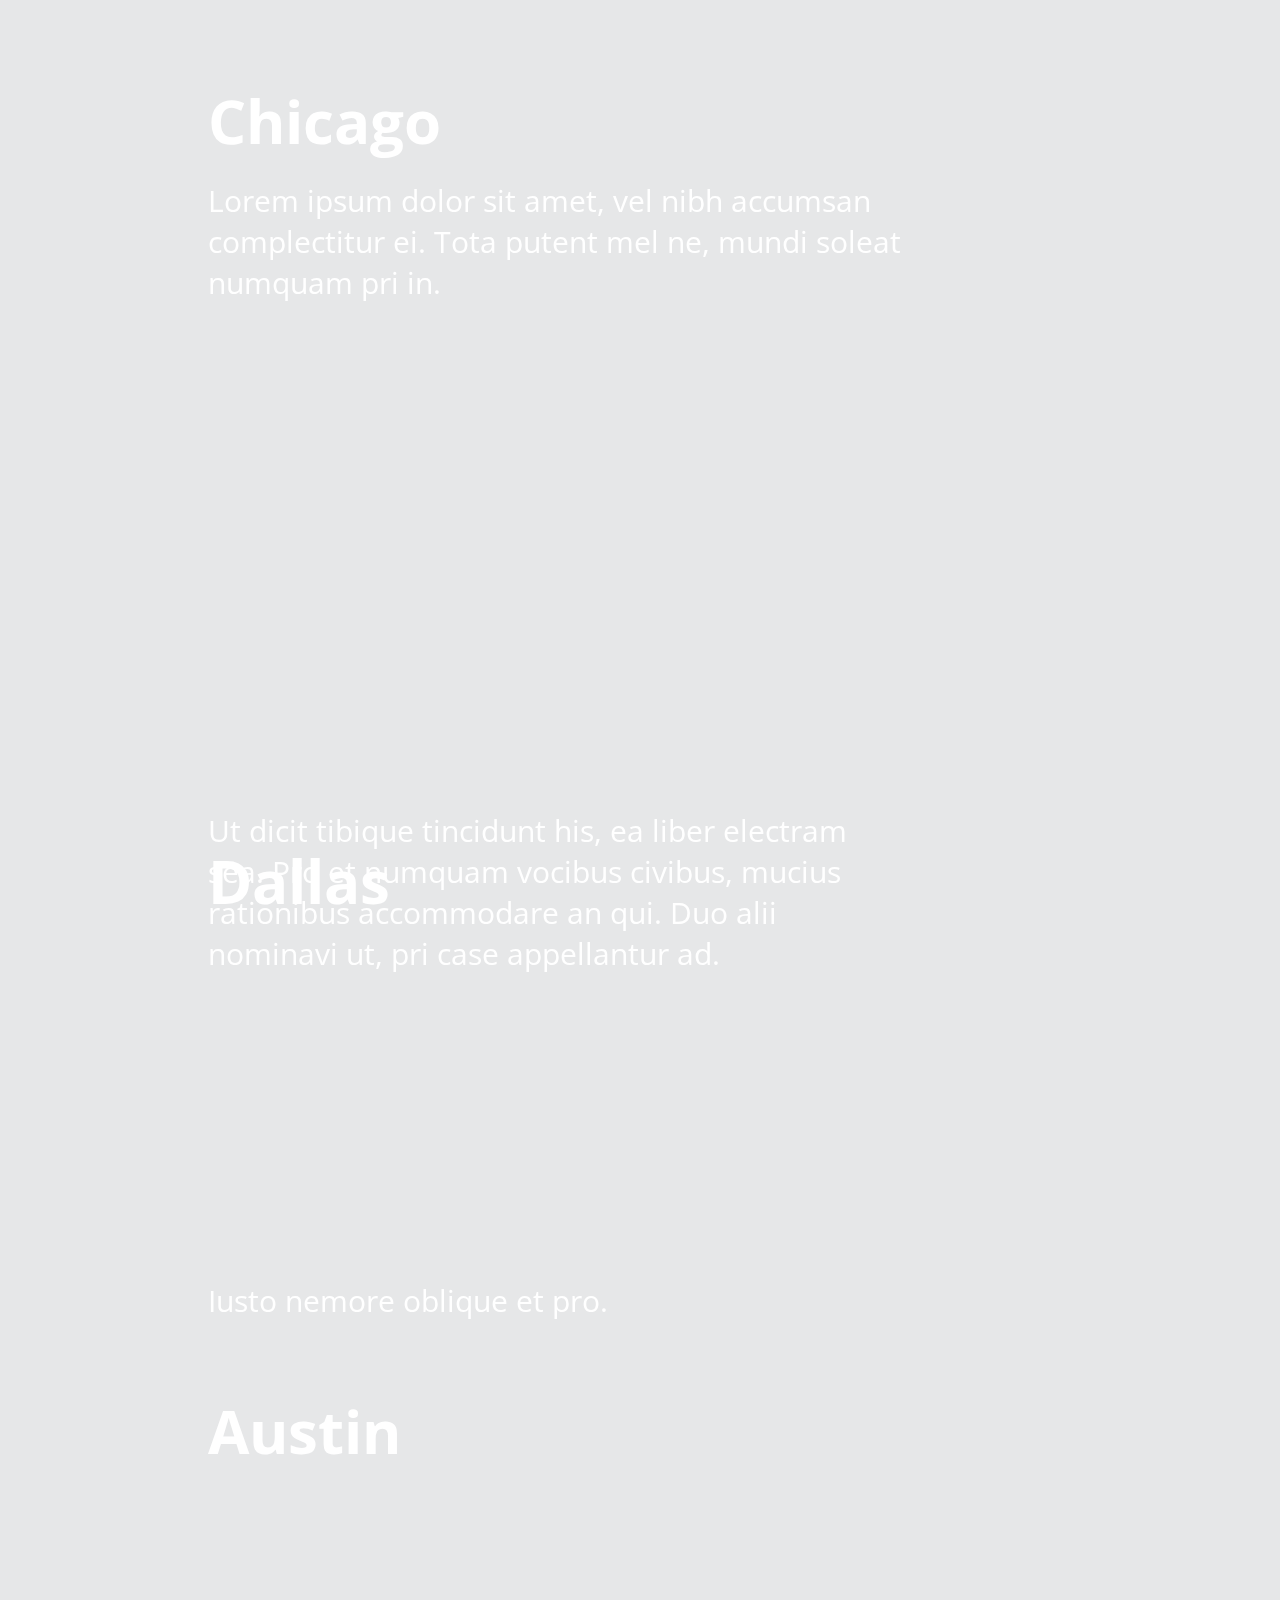
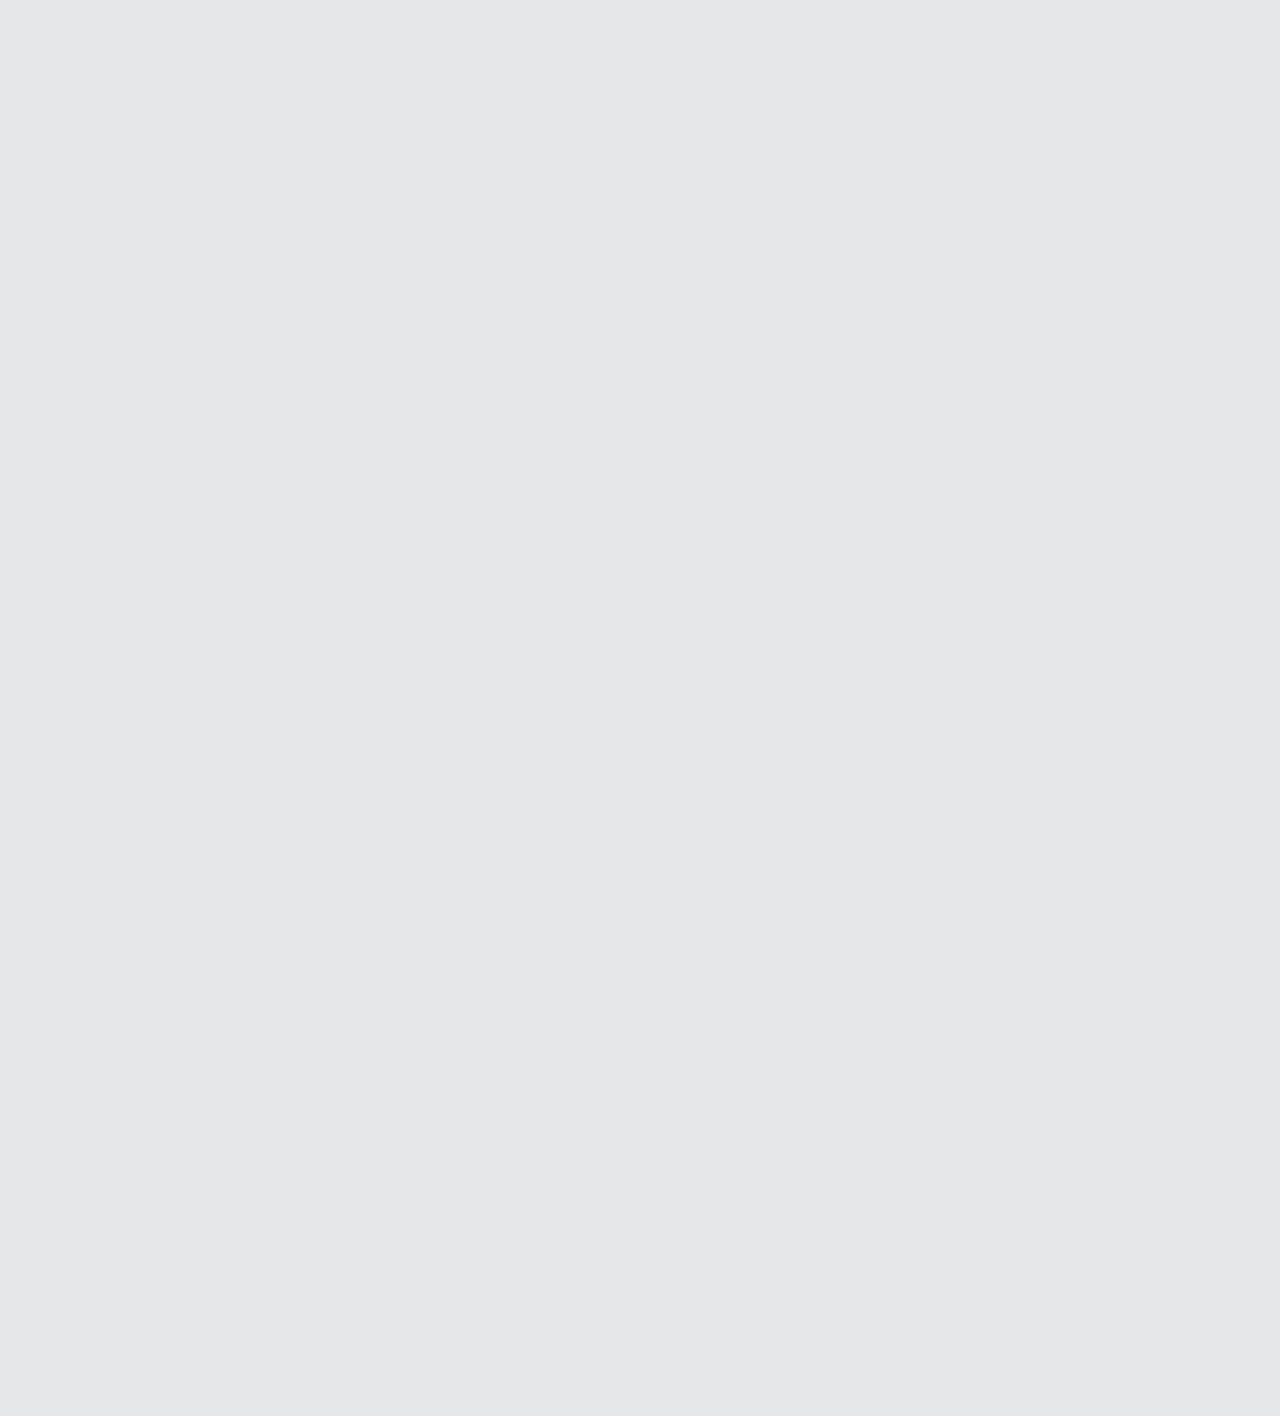
<file: cities/index.html>
<!DOCTYPE html>
<html>
<head>
  <title>Parallax Images</title>
  <link rel="stylesheet" href="style.css">
  <script src="https://code.jquery.com/jquery-2.2.2.js"></script>
  <script src="main.js"></script>
</head>
<body>
  <div id="image-backgrounds" class="layer">
    <div id="image-bg-1"></div>
    <div id="image-bg-2"></div>
    <div id="image-bg-3"></div>
  </div>
  <div id="content-header" class="layer">
    <div id="header-1"><h1>Chicago</h1></div>
    <div id="header-2"><h1>Dallas</h1></div>
    <div id="header-3"><h1>Austin</h1></div>
  </div>
  <div id="content-text" class="layer">
    <div id="text-1"><p>Lorem ipsum dolor sit amet, vel nibh accumsan complectitur ei. Tota putent mel ne, mundi soleat numquam pri in.</p></div>
    <div id="text-2"><p>Ut dicit tibique tincidunt his, ea liber electram sea. Pro et numquam vocibus civibus, mucius rationibus accommodare an qui. Duo alii nominavi ut, pri case appellantur ad.</p></div>
    <div id="text-3"><p>Iusto nemore oblique et pro.</p></div>
  </div>
</body>
</html>
</file>
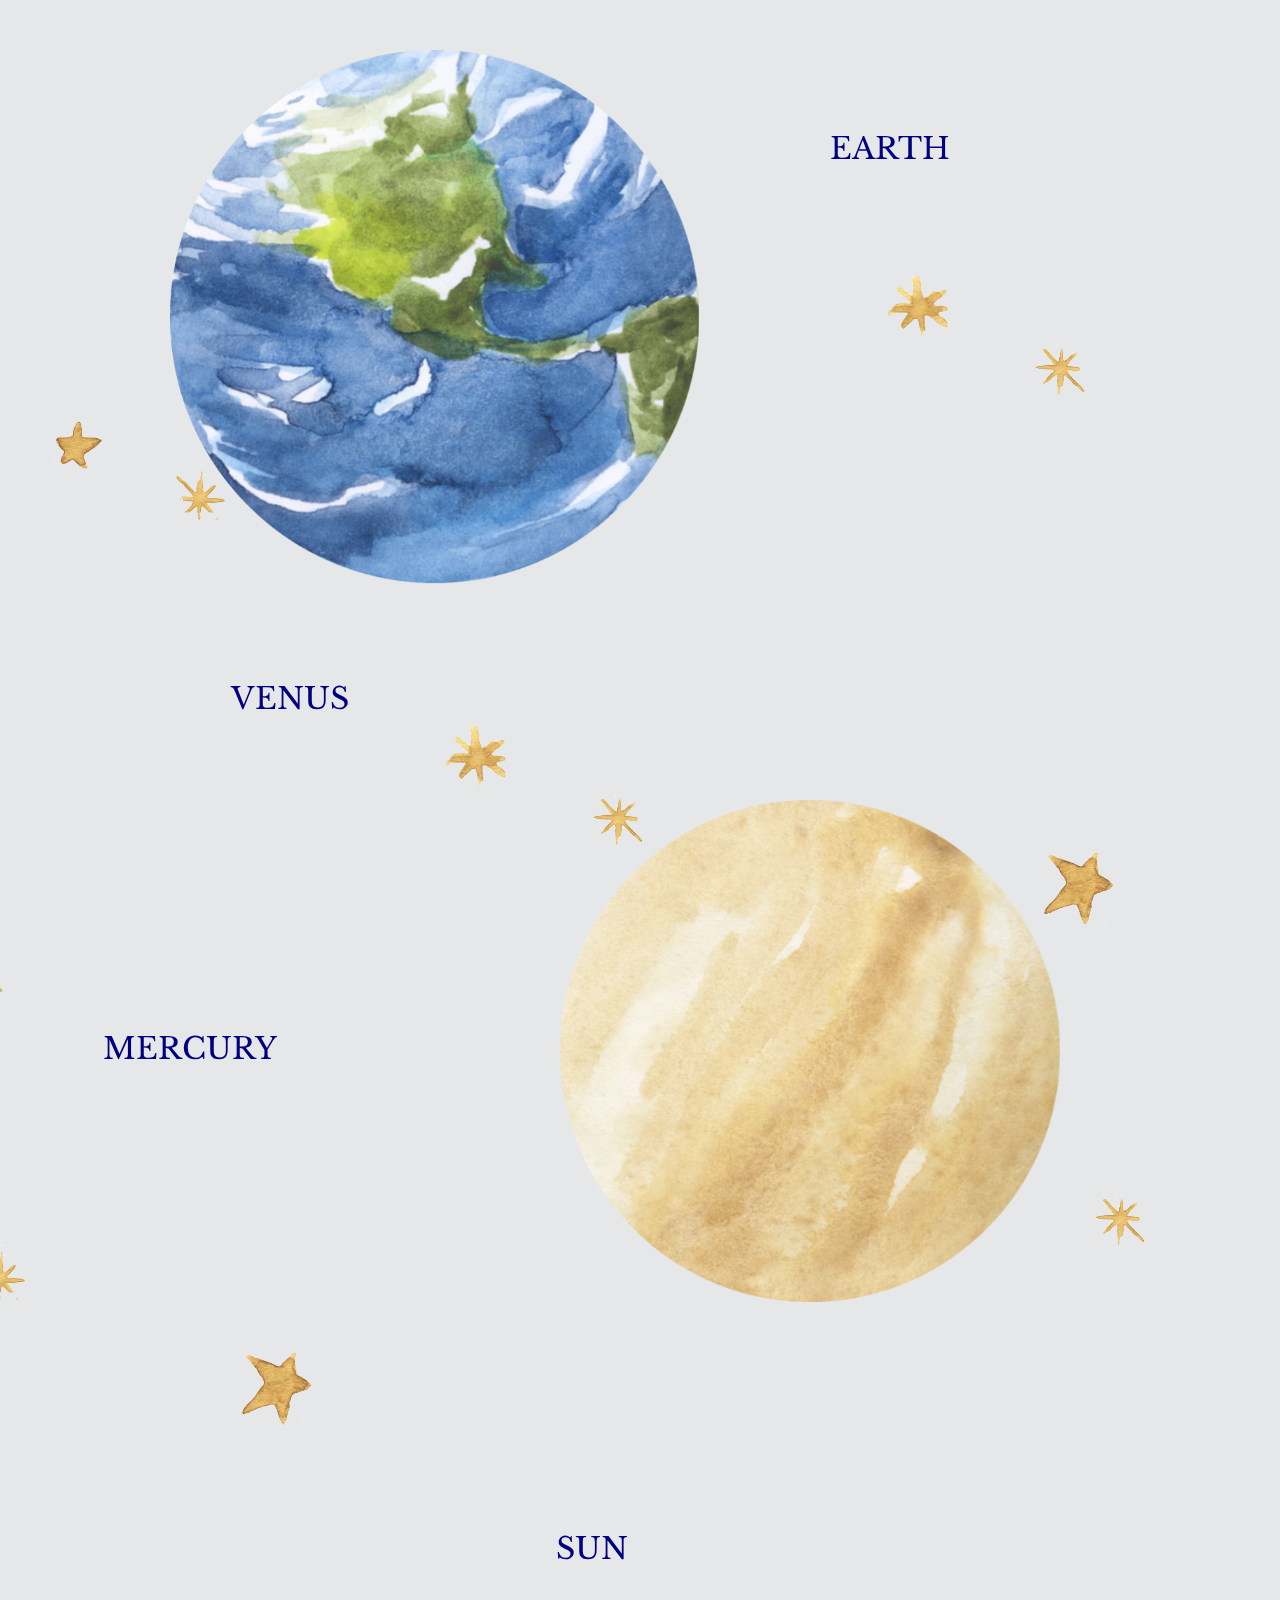
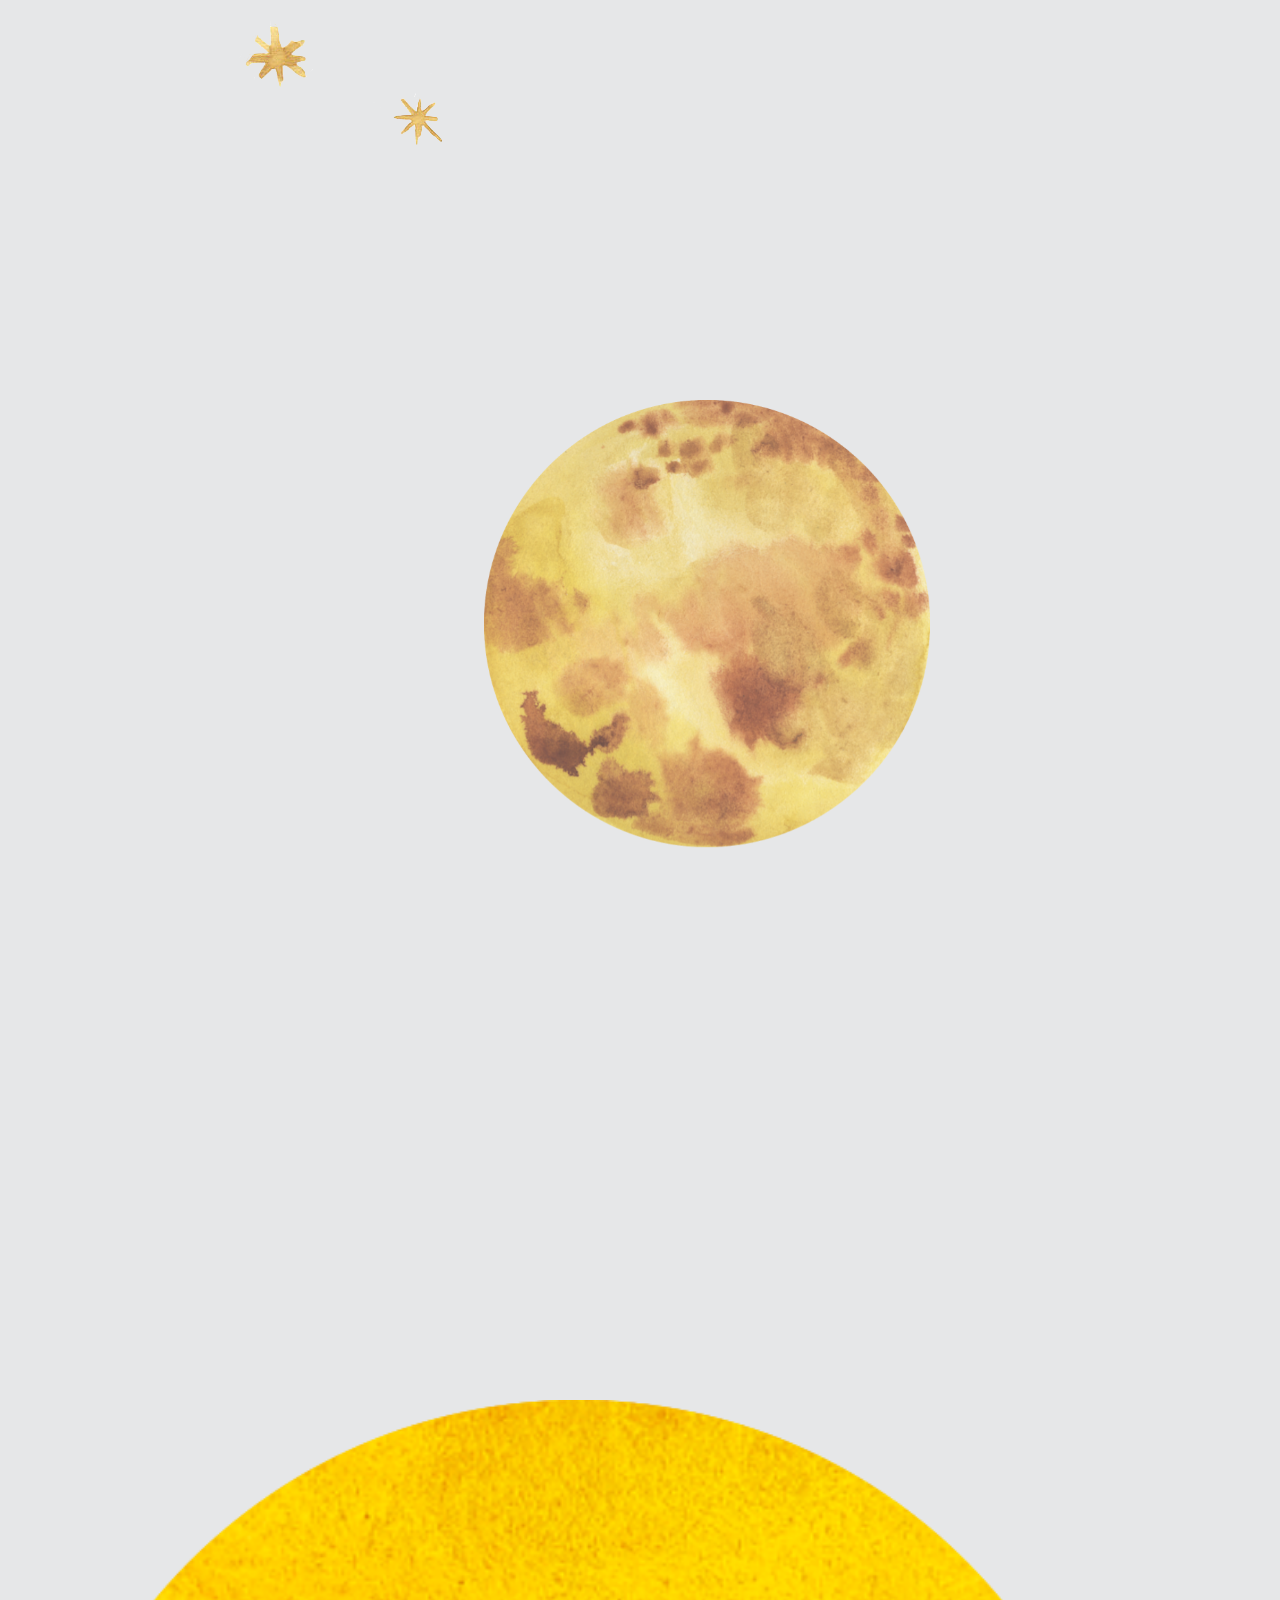
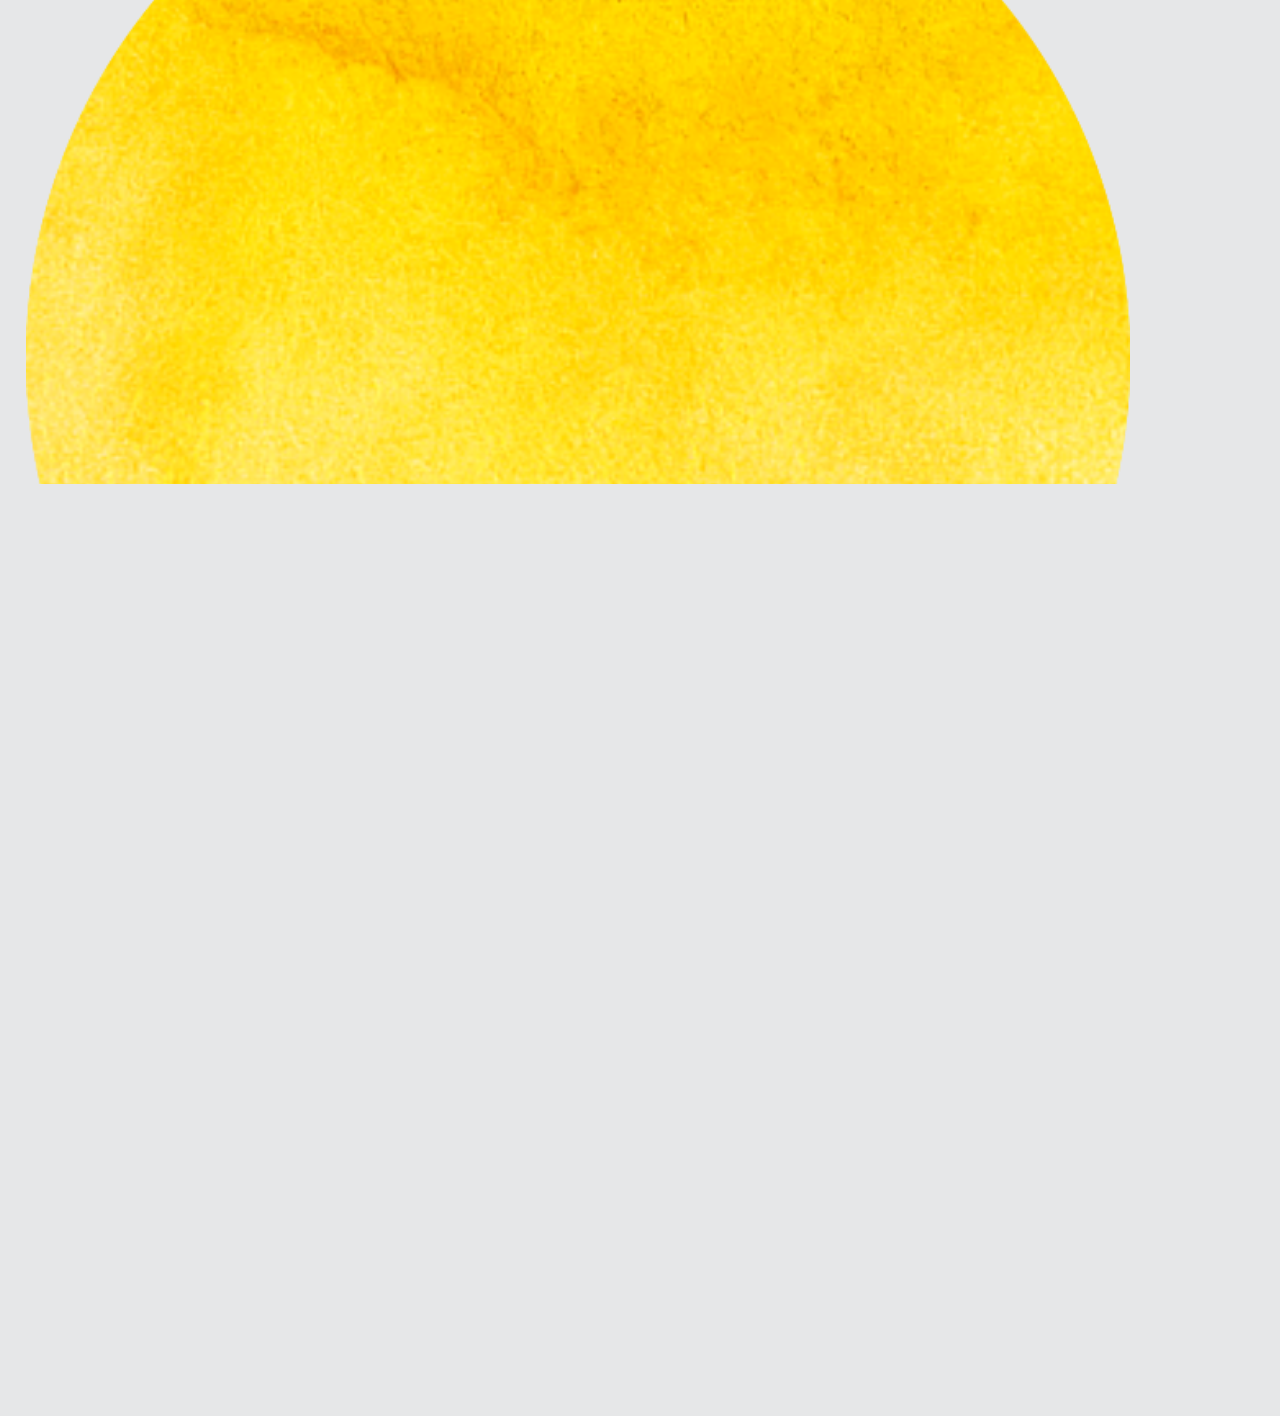
<file: planets/index.html>
<!DOCTYPE html>
<head>
  <title>Parallax Planets</title>
  <link rel="stylesheet" href="style.css">
  <script src="https://code.jquery.com/jquery-2.2.2.js"></script>
  <script src="main.js"></script>
</head>

<body>
  <div id="layer-1" class="layer">
    <div id="element-1-1"><p>EARTH</p></div>
    <div id="element-1-2"><p>VENUS</p></div>
    <div id="element-1-3"><p>MERCURY</p></div>
    <div id="element-1-4"><p>SUN</p></div>
  </div>
  <div id="layer-2" class="layer">
    <div id="element-2-1"></div>
    <div id="element-2-2"></div>
    <div id="element-2-3"></div>
    <div id="element-2-4"></div>
  </div>
  <div id="layer-3" class="layer">
    <div id="element-3-1"></div>
    <div id="element-3-2"></div>
    <div id="element-3-3"></div> 
    <div id="element-3-4"></div>
    <div id="element-3-5"></div>
    <div id="element-3-6"></div>
  </div>
  <div id="layer-4" class="layer">
    <div id="element-4-1"></div>
    <div id="element-4-2"></div>
    <div id="element-4-3"></div>
    <div id="element-4-4"></div>
    <div id="element-4-5"></div>
  </div>
  
  </body>
</html>
</file>
<file: cities/style.css>
@import url(https://fonts.googleapis.com/css?family=Open+Sans);

body{
  background:rgba(230,231,232,1);
  height:3000px;
  font-family: 'Open Sans', sans-serif;
  font-size: 30px;
  color: #ffffff;
} 

div#image-background {
  z-index: 1
}

div#content-image {
  z-index: 2
}

div#content-text {
  z-index: 3
}


div.layer {
  position: fixed;
  width: 1200px;
  top: 0;
}

div#image-backgrounds div{
  background-size: 100%;
  background-repeat:no-repeat;
  position:absolute;
  display:block;
  overflow:hidden;
  width: 1200px;
  height: 800px;
}

div#image-bg-1 {
  background:url('http://l.yimg.com/os/publish-images/finance/2016-01-28/a07d0da0-c60e-11e5-9f79-af23d32b1ecf_Chicago3.jpg'); 
  top: 20px;
}

div#image-bg-2 {
  background:url('https://i.ytimg.com/vi/F4X4pJ5nGbM/maxresdefault.jpg');
  top: 870px;
}

div#image-bg-3 {
  background:url('http://blog.davidweekleyhomes.com/wp-content/uploads/2014/03/austin-skyline.jpg');
  top: 1550px;
}

div#content-header div{
  position:absolute;
  display:block;
  overflow:hidden;
  width: 1200px;
  height: 800px;
  left: 200px;
}

div#header-1 {
  top: 40px
}

div#header-2 {
  top: 800px
}

div#header-3 {
  top: 1350px
}

div#content-text div{
  position:absolute;
  display:block;
  overflow:hidden;
  width: 700px;
  height: 800px;
  left: 200px;
}

div#text-1{
  position:relative;
  top: 150px;
}

div#text-2{
  top: 780px;
}

div#text-3{
  top: 1250px;
}
</file>
<file: planets/style.css>
@import url(https://fonts.googleapis.com/css?family=Libre+Baskerville:400,700);

body{
  background:rgba(230,231,232,1);
  height:4600px;
  font-family: 'Libre Baskerville', serif;
  font-size: 30px;
  text-align: center;
  color: #000080;
} 

/*Basic Properties for all Layers*/
div.layer {
  position: fixed;
  width: 1200px;
  top: 0;
  left: 50%; 
  margin-left: -600px; 
}

/* foreground*/
div#layer-4{
  z-index: 1;
}
/* background middle layer*/
div#layer-3{
  z-index: 2;
}
/* background layer */
div#layer-2{
  width: 960px;
  margin-left: -470px; 
  z-index: 3;
}
/*text layer*/
div#layer-1{
  z-index: 4;
}

div#layer-1 div,
div#layer-2 div {
  background-repeat:no-repeat;
  position:absolute;
  display:block;
  overflow:hidden;
}

/*Layer 1 - Text*/
div#element-1-1{
  width:500px;
  height:300px;
  top: 100px;
  right: 100px;
}
div#element-1-2{
  width:500px;
  height:100px;
  top: 650px;
}
div#element-1-3{
  width:300px;
  height:200px;
  top: 1000px;
}
div#element-1-4{  
  width:1104px;
  height:800px;
  top: 1500px;
}

/* Layer 2 - Planets*/
div#element-2-1{
  background:url('img/earth.png');
  background-size: 100%;
  width:529px;
  height:757px;
  top: 50px;
}
div#element-2-2{
  background:url('img/venus.png');
  background-size: 100%;
  width:500px;
  height:583px;
  top:800px;
  right:70px;
}
div#element-2-3{
  background:url('img/mercury.png');
  background-size: 100%;
  width:446px;
  height:713px;
  top:2000px;
  right:200px;
}
div#element-2-4{
  background:url('img/sun.png');
  background-size: 100%;
  width:1104px;
  height:684px;
  top:3000px;
  right:0px;
}
/* Layer 3 Stars */
div#layer-3 div{
  background:url('img/stars3.png');
  background-repeat:no-repeat;
  position:absolute;
  display:block;
  width:488px;
  height:138px;
}

div#element-3-1{
  top:100px;
  left:-310px;
}
div#element-3-2{
  top:270px;
  right:-70px;
}
div#element-3-3{
  top:870px;
  left:-300px;
}
div#element-3-4{
  top:1120px;
  right:-130px;
}
div#element-3-5{
  top:1620px;
  left:140px;
}
div#element-3-6{
  top:720px;
  left:340px;
}

/*Layer 4 - Stars (Background) */
div#layer-4 div{
  background-repeat:no-repeat;
  position:absolute;
  display:block;
  width:488px;
  height:138px;
  overflow:hidden;
}
div#element-4-1{
  background:url('img/stars1.png');
  top:200px;
  right:450px;
}
div#element-4-2{
  background:url('img/stars2.png');
  top:420px;
  left:0px;
}
div#element-4-3{
  background:url('img/stars1.png');
  top:850px;
  right:-290px;
}
div#element-4-4{
  background:url('img/stars1.png');
  top:1350px;
  left:200px;
}
div#element-4-5{
  background:url('img/stars2.png');
  top:1200px;
  left:-200px;
}
</file>
